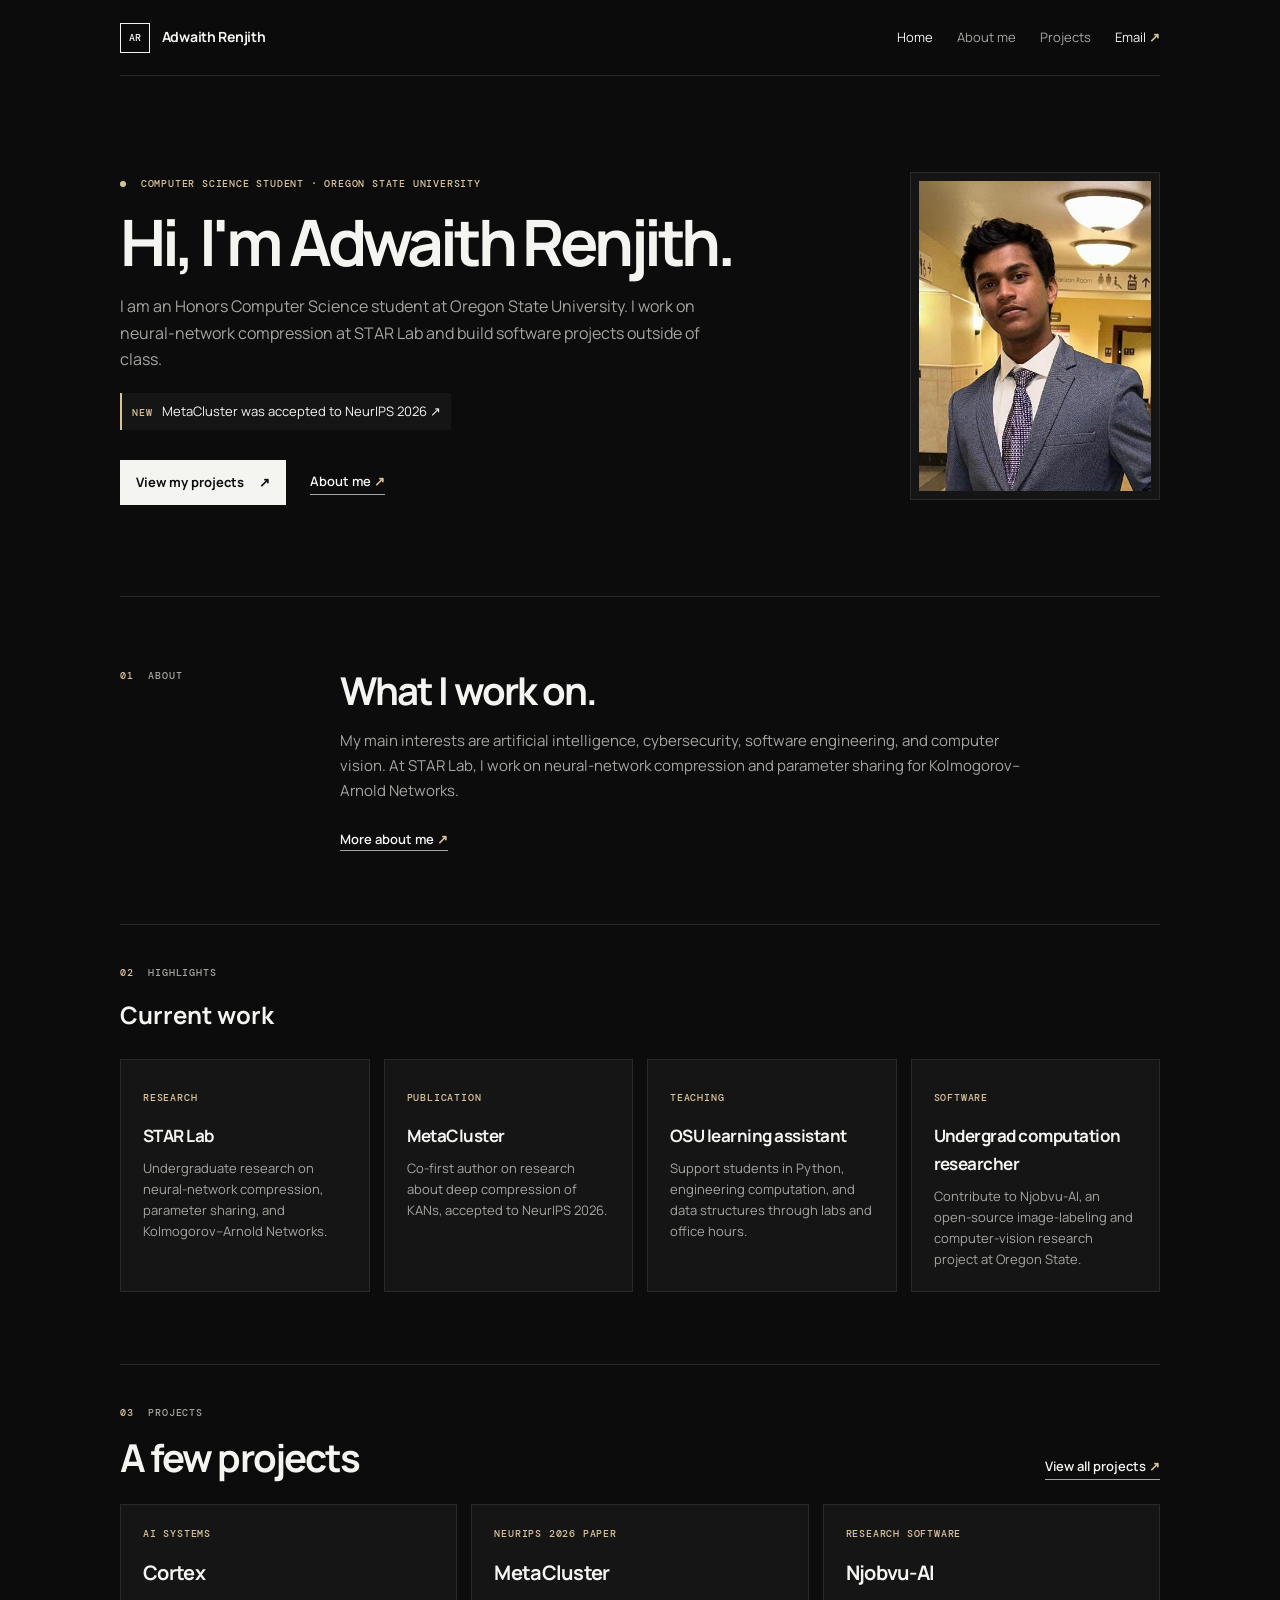
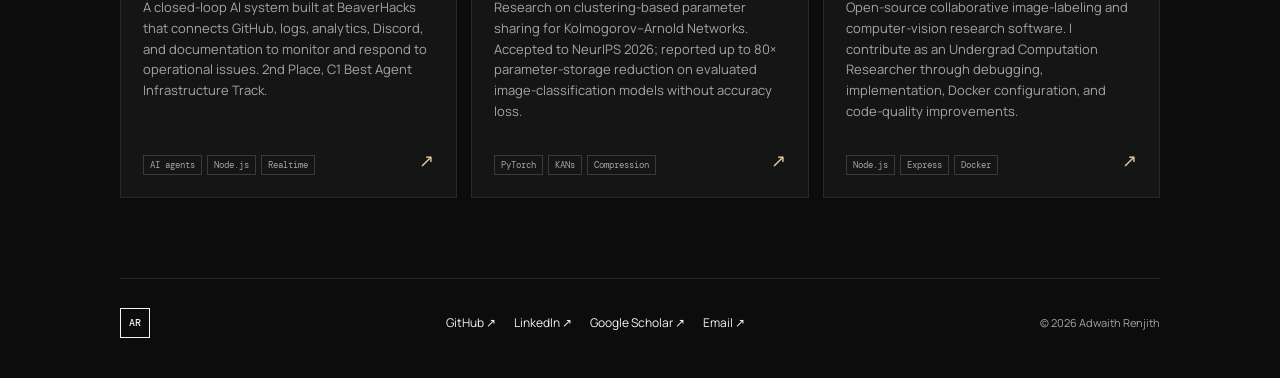
<file: index.html>
﻿<!doctype html>
<html lang="en">
<head>
<meta charset="UTF-8">
<meta name="viewport" content="width=device-width, initial-scale=1">
<title>Adwaith Renjith | Portfolio</title>
<meta name="description" content="Portfolio of Adwaith Renjith, a Computer Science student at Oregon State University.">
<link rel="preconnect" href="https://fonts.googleapis.com">
<link rel="preconnect" href="https://fonts.gstatic.com" crossorigin>
<link href="https://fonts.googleapis.com/css2?family=DM+Mono:wght@400;500&family=Manrope:wght@400;500;600;700;800&display=swap" rel="stylesheet">
<link rel="stylesheet" href="style.css">
</head>
<body>
<div class="site-shell">
<nav class="navbar">
<a class="brand" href="index.html">
<span>AR</span> Adwaith Renjith</a>
<button class="menu-toggle" aria-label="Open navigation">Menu</button>
<div class="nav-links">
<a class="active" href="index.html">Home</a>
<a href="about.html">About me</a>
<a href="projects.html">Projects</a>
<a class="nav-cta" href="mailto:adwaithr2006@gmail.com">Email <b>↗</b>
</a>
</div>
</nav>
<main>
<section class="hero page-width">
<div class="hero-copy">
<p class="eyebrow">
<i>
</i> Computer Science student · Oregon State University</p>
<h1>Hi, I'm Adwaith Renjith.</h1>
<p class="lede">I am an Honors Computer Science student at Oregon State University. I work on neural-network compression at STAR Lab and build software projects outside of class.</p>
<p class="paper-note"><span>New</span> <a href="https://arxiv.org/abs/2510.19105" target="_blank" rel="noreferrer">MetaCluster was accepted to NeurIPS 2026 ↗</a></p>
<div class="hero-actions">
<a class="button button-primary" href="projects.html">View my projects <span>↗</span>
</a>
<a class="text-link" href="about.html">About me <span>↗</span>
</a>
</div>
</div>
<figure class="profile-photo">
<img src="My_picture.jpg" alt="Adwaith Renjith in a suit">
</figure>
</section>
<section class="intro-section page-width">
<div class="section-marker">01 <span>About</span>
</div>
<div>
<h2>What I work on.</h2>
<p class="large-copy">My main interests are artificial intelligence, cybersecurity, software engineering, and computer vision. At STAR Lab, I work on neural-network compression and parameter sharing for Kolmogorov–Arnold Networks.</p>
<a class="arrow-link" href="about.html">More about me <span>↗</span>
</a>
</div>
</section>
<section class="home-highlights page-width">
<div class="section-heading">
<div>
<span class="section-marker">02 <span>Highlights</span>
</span>
<h2>Current work</h2>
</div>
</div>
<div class="highlight-grid">
<article class="highlight-card">
<span class="project-type">Research</span>
<h3>STAR Lab</h3>
<p>Undergraduate research on neural-network compression, parameter sharing, and Kolmogorov–Arnold Networks.</p>
</article>
<article class="highlight-card">
<span class="project-type">Publication</span>
<h3>MetaCluster</h3>
<p>Co-first author on research about deep compression of KANs, accepted to NeurIPS 2026.</p>
</article>
<article class="highlight-card">
<span class="project-type">Teaching</span>
<h3>OSU learning assistant</h3>
<p>Support students in Python, engineering computation, and data structures through labs and office hours.</p>
</article>
<article class="highlight-card">
<span class="project-type">Software</span>
<h3>Undergrad computation researcher</h3>
<p>Contribute to Njobvu-AI, an open-source image-labeling and computer-vision research project at Oregon State.</p>
</article>
</div>
</section>
<section class="feature-section page-width">
<div class="section-heading">
<div>
<span class="section-marker">03 <span>Projects</span>
</span>
<h2>A few projects</h2>
</div>
<a class="arrow-link" href="projects.html">View all projects <span>↗</span>
</a>
</div>
<div id="featured-projects" class="project-grid">
</div>
</section>
</main>
<footer class="footer page-width">
<div>
<span class="brand-mark">AR</span>
<p>Portfolio website</p>
</div>
<div class="footer-links">
<a href="https://github.com/adwaithrenjith" target="_blank" rel="noreferrer">GitHub ↗</a>
<a href="https://www.linkedin.com/in/adwaithrenjith/" target="_blank" rel="noreferrer">LinkedIn ↗</a>
<a href="https://scholar.google.com/citations?user=hHayTScAAAAJ&amp;hl=en" target="_blank" rel="noreferrer">Google Scholar ↗</a>
<a href="mailto:adwaithr2006@gmail.com">Email ↗</a>
</div>
<small>© 2026 Adwaith Renjith</small>
</footer>
</div>
<script src="script.js">
</script>
</body>
</html>
</file>
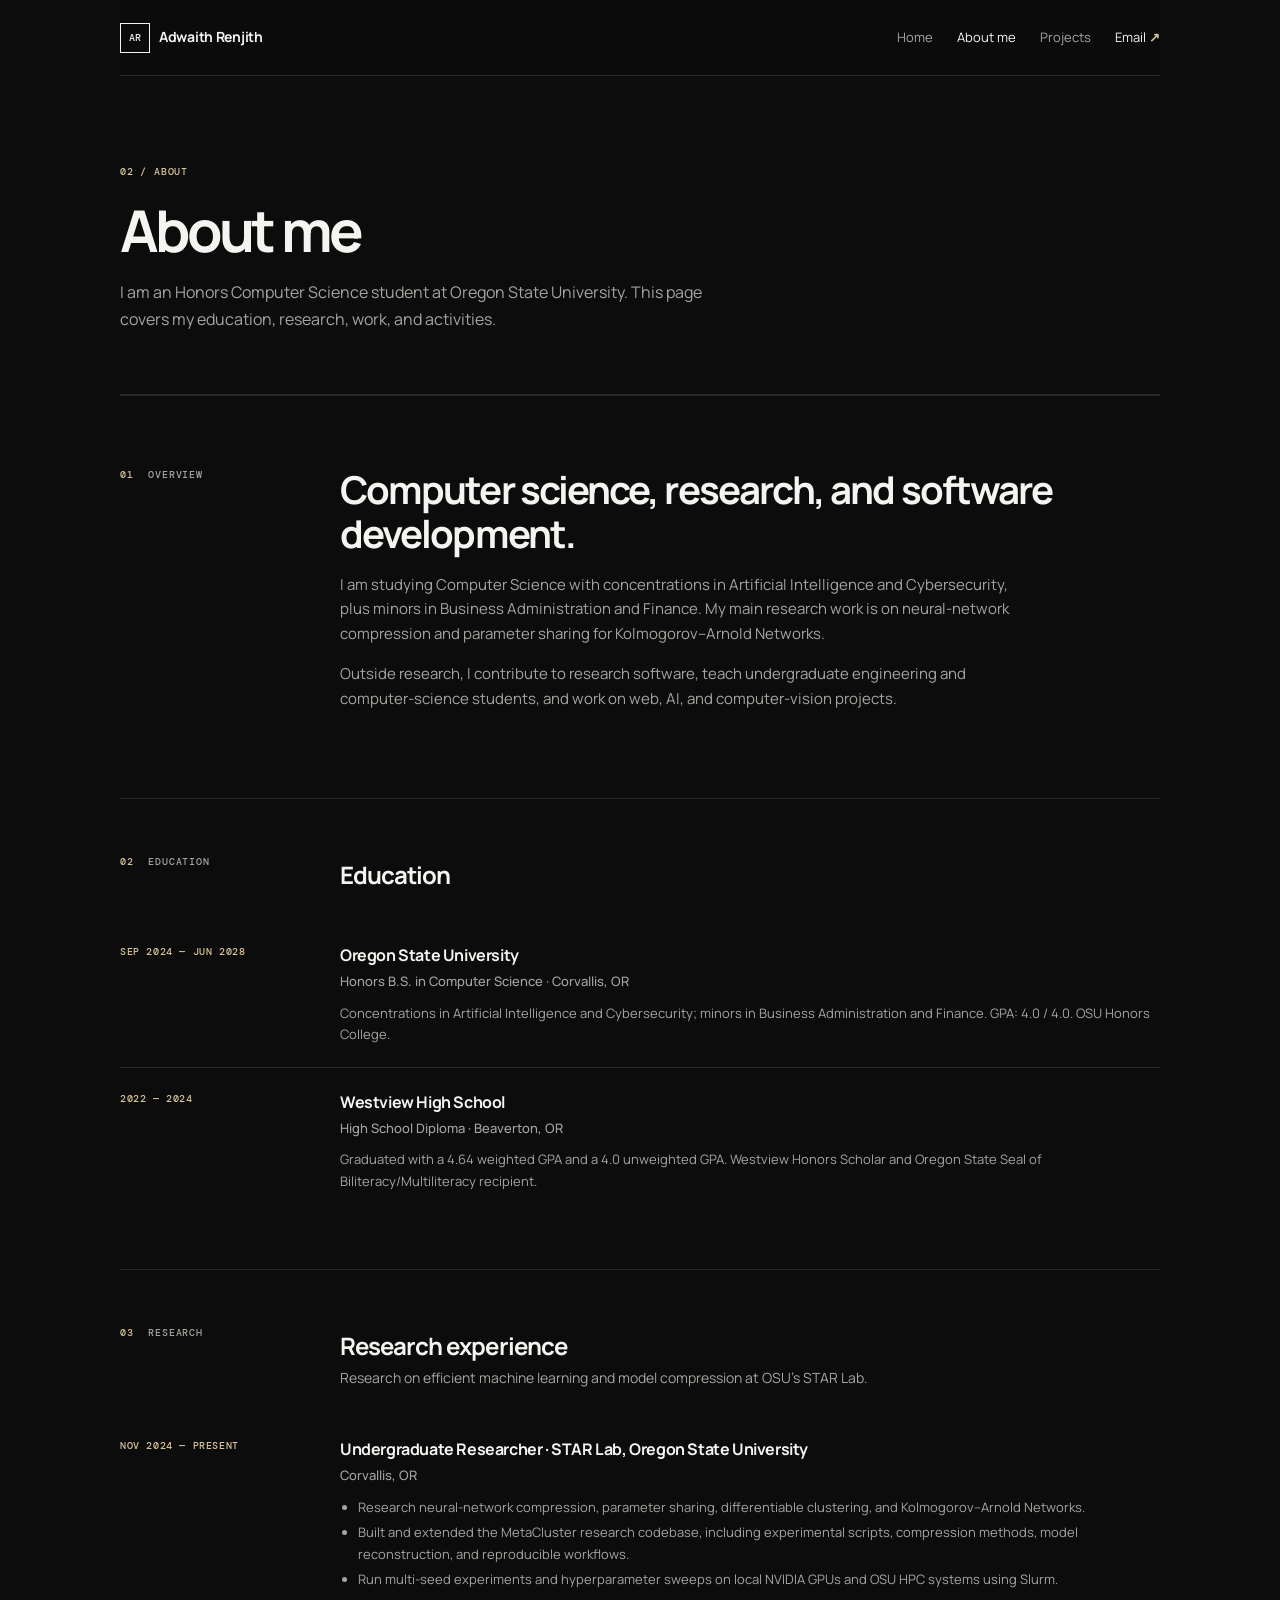
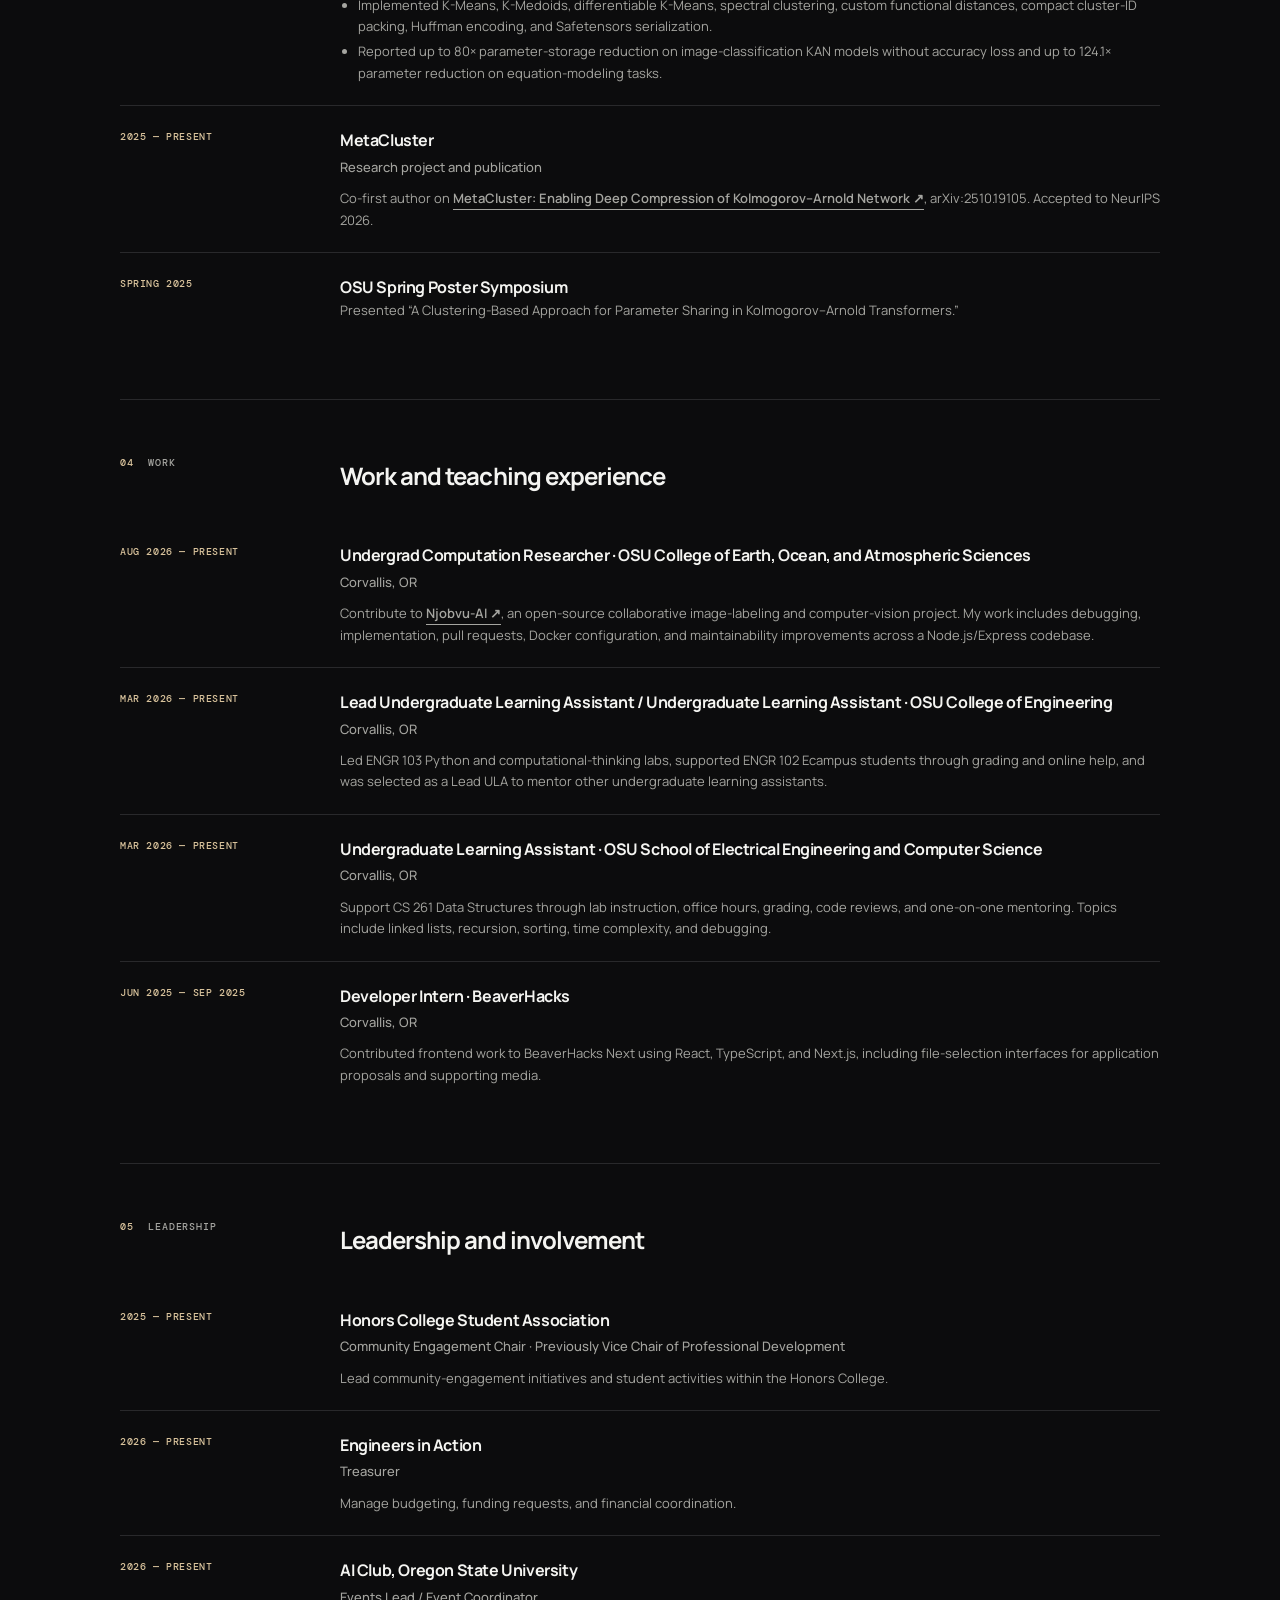
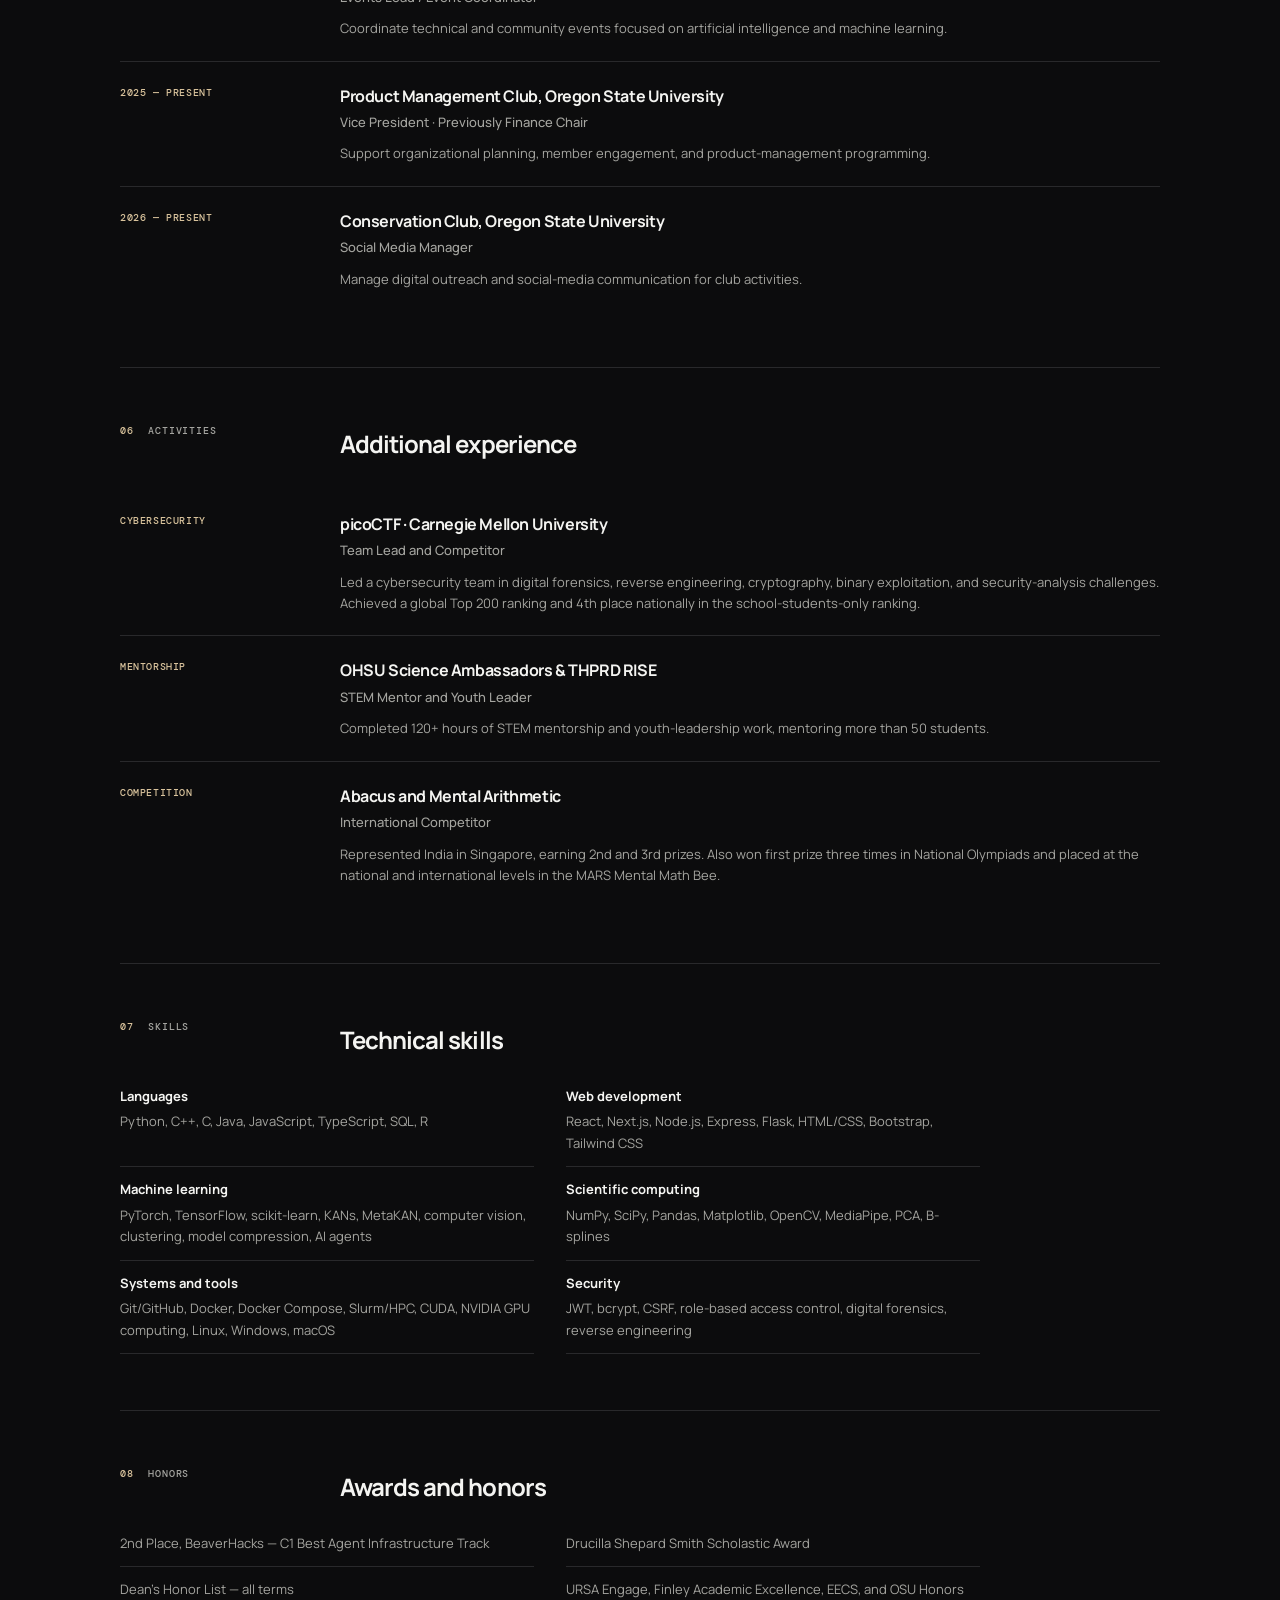
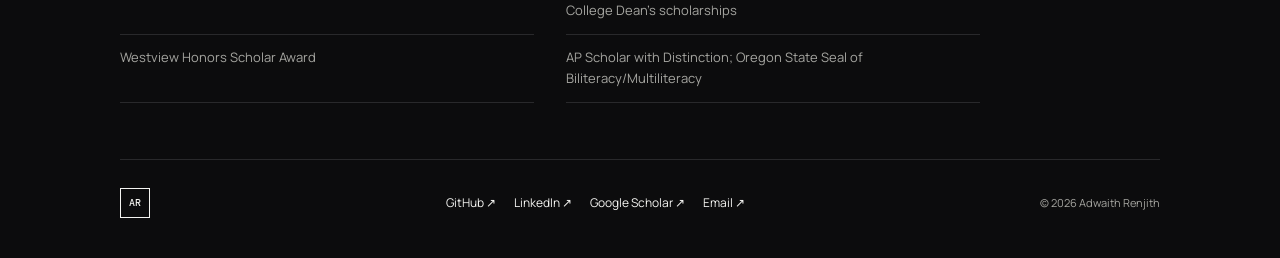
<file: about.html>
<!doctype html>
<html lang="en">
<head>
  <meta charset="UTF-8">
  <meta name="viewport" content="width=device-width, initial-scale=1">
  <title>About | Adwaith Renjith</title>
  <meta name="description" content="Education, experience, research, and activities of Adwaith Renjith.">
  <link rel="preconnect" href="https://fonts.googleapis.com">
  <link rel="preconnect" href="https://fonts.gstatic.com" crossorigin>
  <link href="https://fonts.googleapis.com/css2?family=DM+Mono:wght@400;500&family=Manrope:wght@400;500;600;700;800&display=swap" rel="stylesheet">
  <link rel="stylesheet" href="style.css">
</head>
<body class="about-page">
  <div class="site-shell">
    <nav class="navbar">
      <a class="brand" href="index.html"><span>AR</span>Adwaith Renjith</a>
      <button class="menu-toggle" aria-label="Open navigation">Menu</button>
      <div class="nav-links">
        <a href="index.html">Home</a>
        <a class="active" href="about.html">About me</a>
        <a href="projects.html">Projects</a>
        <a class="nav-cta" href="mailto:adwaithr2006@gmail.com">Email <b>↗</b></a>
      </div>
    </nav>
    <aside class="page-toc" aria-label="About page sections">
      <span>On this page</span>
      <a href="#overview">Overview</a>
      <a href="#education">Education</a>
      <a href="#research">Research</a>
      <a href="#experience">Experience</a>
      <a href="#leadership">Leadership</a>
      <a href="#activities">Activities</a>
      <a href="#skills">Skills</a>
      <a href="#honors">Honors</a>
    </aside>
    <main>
      <section class="inner-hero page-width">
        <span class="eyebrow">02 / About</span>
        <h1>About me</h1>
        <p>I am an Honors Computer Science student at Oregon State University. This page covers my education, research, work, and activities.</p>
      </section>

      <section class="page-width content-grid" id="overview">
        <div class="section-marker">01 <span>Overview</span></div>
        <div>
          <h2>Computer science, research, and software development.</h2>
          <p>I am studying Computer Science with concentrations in Artificial Intelligence and Cybersecurity, plus minors in Business Administration and Finance. My main research work is on neural-network compression and parameter sharing for Kolmogorov–Arnold Networks.</p>
          <p>Outside research, I contribute to research software, teach undergraduate engineering and computer-science students, and work on web, AI, and computer-vision projects.</p>
        </div>
      </section>

      <section class="cv-section page-width" id="education">
        <div class="cv-section-heading"><span class="section-marker">02 <span>Education</span></span><div><h2>Education</h2></div></div>
        <article class="cv-entry"><span class="cv-entry-date">Sep 2024 — Jun 2028</span><div><h3>Oregon State University</h3><h4>Honors B.S. in Computer Science · Corvallis, OR</h4><p>Concentrations in Artificial Intelligence and Cybersecurity; minors in Business Administration and Finance. GPA: 4.0 / 4.0. OSU Honors College.</p></div></article>
        <article class="cv-entry"><span class="cv-entry-date">2022 — 2024</span><div><h3>Westview High School</h3><h4>High School Diploma · Beaverton, OR</h4><p>Graduated with a 4.64 weighted GPA and a 4.0 unweighted GPA. Westview Honors Scholar and Oregon State Seal of Biliteracy/Multiliteracy recipient.</p></div></article>
      </section>

      <section class="cv-section page-width" id="research">
        <div class="cv-section-heading"><span class="section-marker">03 <span>Research</span></span><div><h2>Research experience</h2><p>Research on efficient machine learning and model compression at OSU's STAR Lab.</p></div></div>
        <article class="cv-entry"><span class="cv-entry-date">Nov 2024 — Present</span><div><h3>Undergraduate Researcher · STAR Lab, Oregon State University</h3><h4>Corvallis, OR</h4><ul><li>Research neural-network compression, parameter sharing, differentiable clustering, and Kolmogorov–Arnold Networks.</li><li>Built and extended the MetaCluster research codebase, including experimental scripts, compression methods, model reconstruction, and reproducible workflows.</li><li>Run multi-seed experiments and hyperparameter sweeps on local NVIDIA GPUs and OSU HPC systems using Slurm.</li><li>Implemented K-Means, K-Medoids, differentiable K-Means, spectral clustering, custom functional distances, compact cluster-ID packing, Huffman encoding, and Safetensors serialization.</li><li>Reported up to 80× parameter-storage reduction on image-classification KAN models without accuracy loss and up to 124.1× parameter reduction on equation-modeling tasks.</li></ul></div></article>
        <article class="cv-entry"><span class="cv-entry-date">2025 — Present</span><div><h3>MetaCluster</h3><h4>Research project and publication</h4><p>Co-first author on <a class="arrow-link" href="https://arxiv.org/abs/2510.19105" target="_blank" rel="noreferrer">MetaCluster: Enabling Deep Compression of Kolmogorov–Arnold Network ↗</a>, arXiv:2510.19105. Accepted to NeurIPS 2026.</p></div></article>
        <article class="cv-entry"><span class="cv-entry-date">Spring 2025</span><div><h3>OSU Spring Poster Symposium</h3><p>Presented “A Clustering-Based Approach for Parameter Sharing in Kolmogorov–Arnold Transformers.”</p></div></article>
      </section>

      <section class="cv-section page-width" id="experience">
        <div class="cv-section-heading"><span class="section-marker">04 <span>Work</span></span><div><h2>Work and teaching experience</h2></div></div>
        <article class="cv-entry"><span class="cv-entry-date">Aug 2026 — Present</span><div><h3>Undergrad Computation Researcher · OSU College of Earth, Ocean, and Atmospheric Sciences</h3><h4>Corvallis, OR</h4><p>Contribute to <a class="arrow-link" href="https://github.com/sullichrosu/Njobvu-AI" target="_blank" rel="noreferrer">Njobvu-AI ↗</a>, an open-source collaborative image-labeling and computer-vision project. My work includes debugging, implementation, pull requests, Docker configuration, and maintainability improvements across a Node.js/Express codebase.</p></div></article>
        <article class="cv-entry"><span class="cv-entry-date">Mar 2026 — Present</span><div><h3>Lead Undergraduate Learning Assistant / Undergraduate Learning Assistant · OSU College of Engineering</h3><h4>Corvallis, OR</h4><p>Led ENGR 103 Python and computational-thinking labs, supported ENGR 102 Ecampus students through grading and online help, and was selected as a Lead ULA to mentor other undergraduate learning assistants.</p></div></article>
        <article class="cv-entry"><span class="cv-entry-date">Mar 2026 — Present</span><div><h3>Undergraduate Learning Assistant · OSU School of Electrical Engineering and Computer Science</h3><h4>Corvallis, OR</h4><p>Support CS 261 Data Structures through lab instruction, office hours, grading, code reviews, and one-on-one mentoring. Topics include linked lists, recursion, sorting, time complexity, and debugging.</p></div></article>
        <article class="cv-entry"><span class="cv-entry-date">Jun 2025 — Sep 2025</span><div><h3>Developer Intern · BeaverHacks</h3><h4>Corvallis, OR</h4><p>Contributed frontend work to BeaverHacks Next using React, TypeScript, and Next.js, including file-selection interfaces for application proposals and supporting media.</p></div></article>
      </section>

      <section class="cv-section page-width" id="leadership">
        <div class="cv-section-heading"><span class="section-marker">05 <span>Leadership</span></span><div><h2>Leadership and involvement</h2></div></div>
        <article class="cv-entry"><span class="cv-entry-date">2025 — Present</span><div><h3>Honors College Student Association</h3><h4>Community Engagement Chair · Previously Vice Chair of Professional Development</h4><p>Lead community-engagement initiatives and student activities within the Honors College.</p></div></article>
        <article class="cv-entry"><span class="cv-entry-date">2026 — Present</span><div><h3>Engineers in Action</h3><h4>Treasurer</h4><p>Manage budgeting, funding requests, and financial coordination.</p></div></article>
        <article class="cv-entry"><span class="cv-entry-date">2026 — Present</span><div><h3>AI Club, Oregon State University</h3><h4>Events Lead / Event Coordinator</h4><p>Coordinate technical and community events focused on artificial intelligence and machine learning.</p></div></article>
        <article class="cv-entry"><span class="cv-entry-date">2025 — Present</span><div><h3>Product Management Club, Oregon State University</h3><h4>Vice President · Previously Finance Chair</h4><p>Support organizational planning, member engagement, and product-management programming.</p></div></article>
        <article class="cv-entry"><span class="cv-entry-date">2026 — Present</span><div><h3>Conservation Club, Oregon State University</h3><h4>Social Media Manager</h4><p>Manage digital outreach and social-media communication for club activities.</p></div></article>
      </section>

      <section class="cv-section page-width" id="activities">
        <div class="cv-section-heading"><span class="section-marker">06 <span>Activities</span></span><div><h2>Additional experience</h2></div></div>
        <article class="cv-entry"><span class="cv-entry-date">Cybersecurity</span><div><h3>picoCTF · Carnegie Mellon University</h3><h4>Team Lead and Competitor</h4><p>Led a cybersecurity team in digital forensics, reverse engineering, cryptography, binary exploitation, and security-analysis challenges. Achieved a global Top 200 ranking and 4th place nationally in the school-students-only ranking.</p></div></article>
        <article class="cv-entry"><span class="cv-entry-date">Mentorship</span><div><h3>OHSU Science Ambassadors & THPRD RISE</h3><h4>STEM Mentor and Youth Leader</h4><p>Completed 120+ hours of STEM mentorship and youth-leadership work, mentoring more than 50 students.</p></div></article>
        <article class="cv-entry"><span class="cv-entry-date">Competition</span><div><h3>Abacus and Mental Arithmetic</h3><h4>International Competitor</h4><p>Represented India in Singapore, earning 2nd and 3rd prizes. Also won first prize three times in National Olympiads and placed at the national and international levels in the MARS Mental Math Bee.</p></div></article>
      </section>

      <section class="cv-section page-width" id="skills">
        <div class="cv-section-heading"><span class="section-marker">07 <span>Skills</span></span><div><h2>Technical skills</h2></div></div>
        <div class="skills-list"><div><strong>Languages</strong>Python, C++, C, Java, JavaScript, TypeScript, SQL, R</div><div><strong>Web development</strong>React, Next.js, Node.js, Express, Flask, HTML/CSS, Bootstrap, Tailwind CSS</div><div><strong>Machine learning</strong>PyTorch, TensorFlow, scikit-learn, KANs, MetaKAN, computer vision, clustering, model compression, AI agents</div><div><strong>Scientific computing</strong>NumPy, SciPy, Pandas, Matplotlib, OpenCV, MediaPipe, PCA, B-splines</div><div><strong>Systems and tools</strong>Git/GitHub, Docker, Docker Compose, Slurm/HPC, CUDA, NVIDIA GPU computing, Linux, Windows, macOS</div><div><strong>Security</strong>JWT, bcrypt, CSRF, role-based access control, digital forensics, reverse engineering</div></div>
      </section>

      <section class="cv-section page-width" id="honors">
        <div class="cv-section-heading"><span class="section-marker">08 <span>Honors</span></span><div><h2>Awards and honors</h2></div></div>
        <div class="award-list"><div>2nd Place, BeaverHacks — C1 Best Agent Infrastructure Track</div><div>Drucilla Shepard Smith Scholastic Award</div><div>Dean's Honor List — all terms</div><div>URSA Engage, Finley Academic Excellence, EECS, and OSU Honors College Dean's scholarships</div><div>Westview Honors Scholar Award</div><div>AP Scholar with Distinction; Oregon State Seal of Biliteracy/Multiliteracy</div></div>
      </section>
    </main>
    <footer class="footer page-width"><span class="brand-mark">AR</span><div class="footer-links"><a href="https://github.com/adwaithrenjith" target="_blank" rel="noreferrer">GitHub ↗</a><a href="https://www.linkedin.com/in/adwaithrenjith/" target="_blank" rel="noreferrer">LinkedIn ↗</a><a href="https://scholar.google.com/citations?user=hHayTScAAAAJ&amp;hl=en" target="_blank" rel="noreferrer">Google Scholar ↗</a><a href="mailto:adwaithr2006@gmail.com">Email ↗</a></div><small>© 2026 Adwaith Renjith</small></footer>
  </div>
  <script src="script.js"></script>
</body>
</html>
</file>
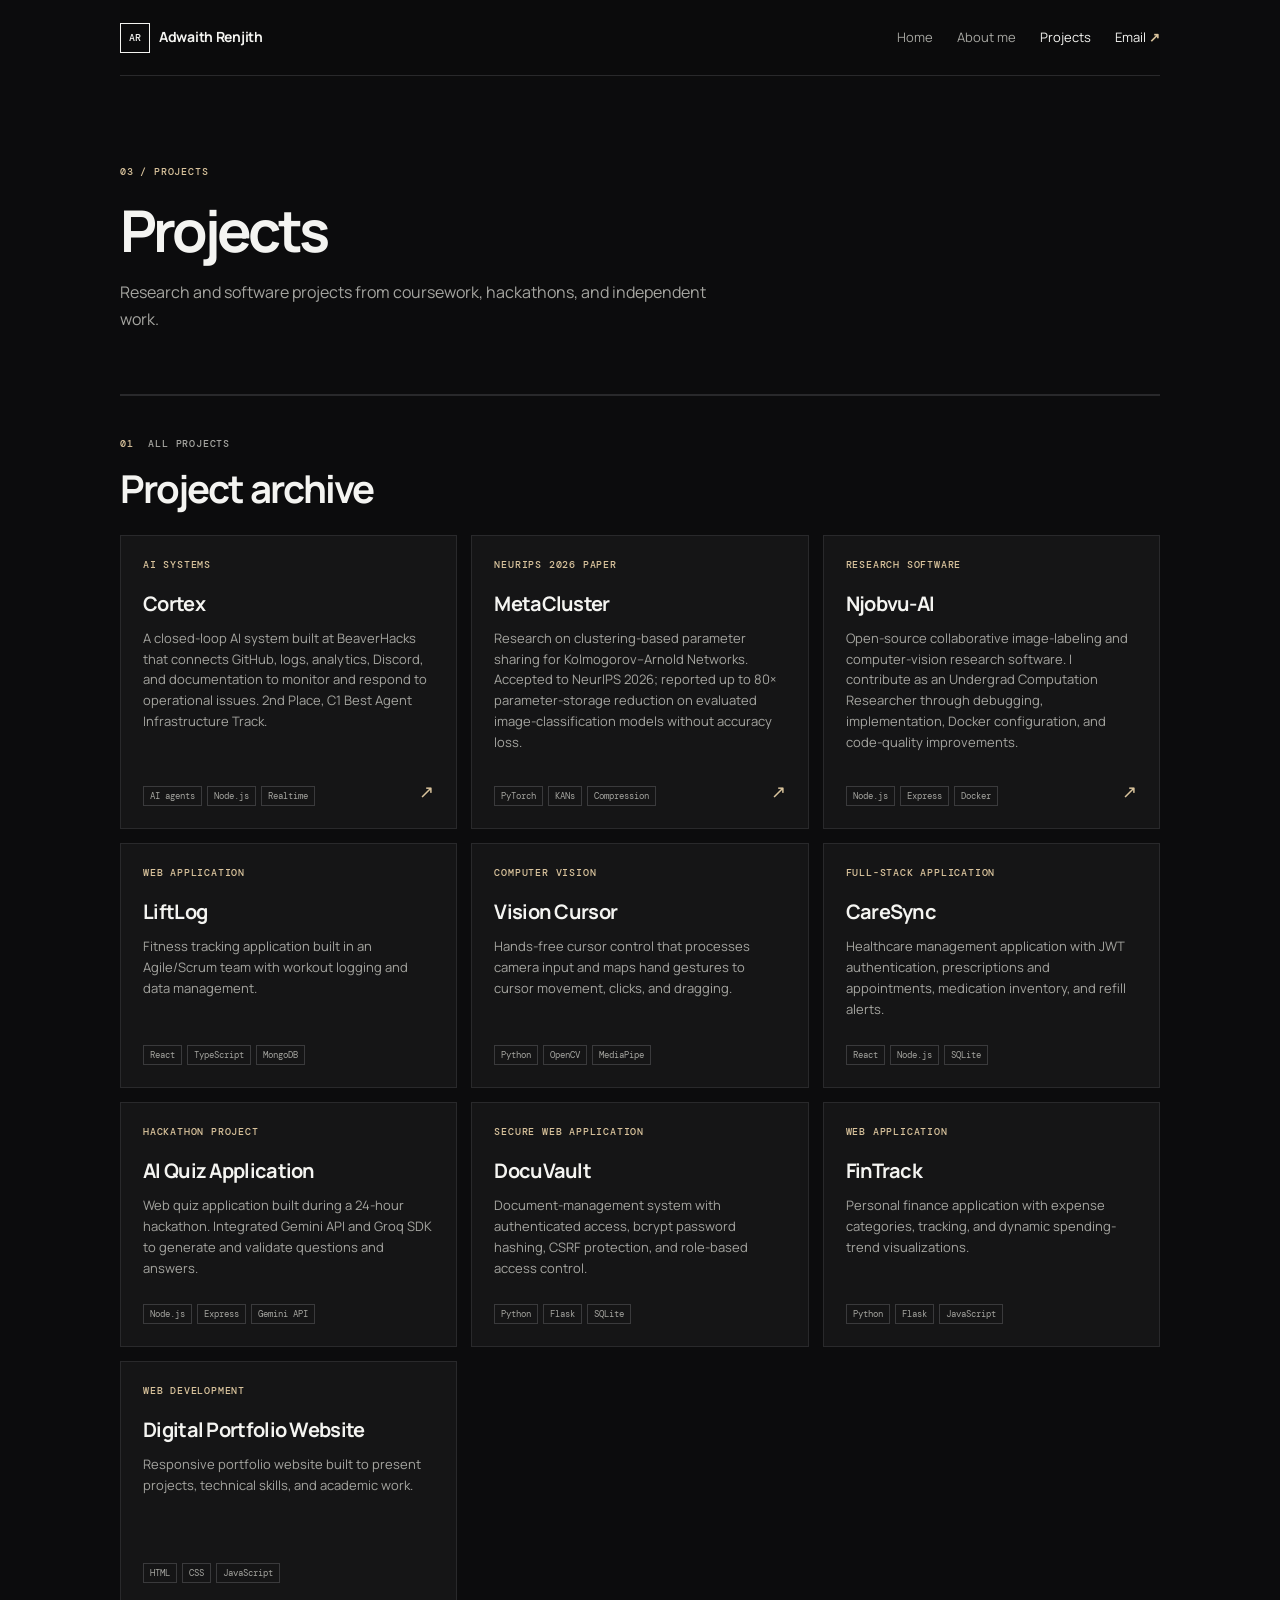
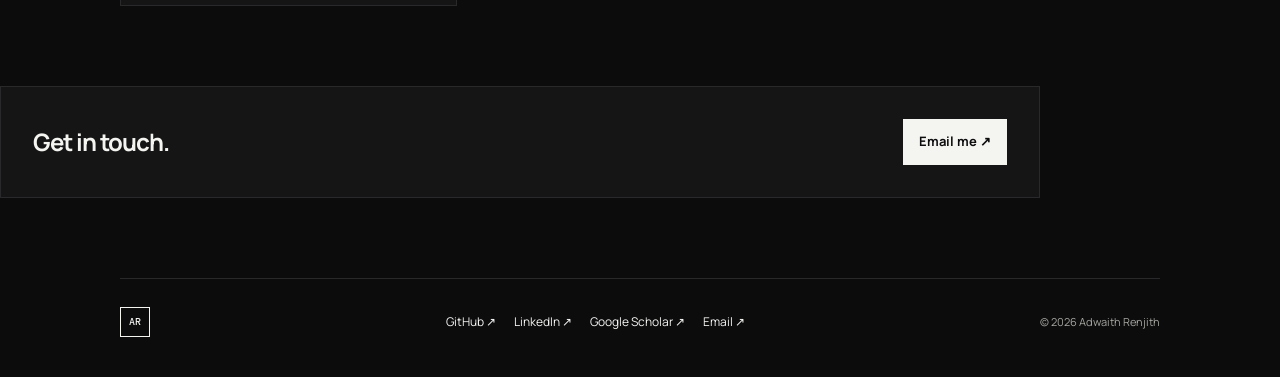
<file: projects.html>
<!doctype html>
<html lang="en">
<head>
  <meta charset="UTF-8">
  <meta name="viewport" content="width=device-width, initial-scale=1">
  <title>Projects | Adwaith Renjith</title>
  <meta name="description" content="Projects by Adwaith Renjith.">
  <link rel="preconnect" href="https://fonts.googleapis.com">
  <link rel="preconnect" href="https://fonts.gstatic.com" crossorigin>
  <link href="https://fonts.googleapis.com/css2?family=DM+Mono:wght@400;500&family=Manrope:wght@400;500;600;700;800&display=swap" rel="stylesheet">
  <link rel="stylesheet" href="style.css">
</head>
<body>
  <div class="site-shell">
    <nav class="navbar">
      <a class="brand" href="index.html"><span>AR</span>Adwaith Renjith</a>
      <button class="menu-toggle" aria-label="Open navigation">Menu</button>
      <div class="nav-links">
        <a href="index.html">Home</a>
        <a href="about.html">About me</a>
        <a class="active" href="projects.html">Projects</a>
        <a class="nav-cta" href="mailto:adwaithr2006@gmail.com">Email <b>↗</b></a>
      </div>
    </nav>
    <main>
      <section class="inner-hero page-width">
        <span class="eyebrow">03 / Projects</span>
        <h1>Projects</h1>
        <p>Research and software projects from coursework, hackathons, and independent work.</p>
      </section>
      <section class="feature-section page-width">
        <div class="section-heading">
          <div>
            <span class="section-marker">01 <span>All projects</span></span>
            <h2>Project archive</h2>
          </div>
        </div>
        <div id="all-projects" class="project-grid"></div>
      </section>
      <section class="page-width contact-card">
        <h2>Get in touch.</h2>
        <a class="button" href="mailto:adwaithr2006@gmail.com">Email me ↗</a>
      </section>
    </main>
    <footer class="footer page-width">
      <span class="brand-mark">AR</span>
      <div class="footer-links">
        <a href="https://github.com/adwaithrenjith" target="_blank" rel="noreferrer">GitHub ↗</a>
        <a href="https://www.linkedin.com/in/adwaithrenjith/" target="_blank" rel="noreferrer">LinkedIn ↗</a>
        <a href="https://scholar.google.com/citations?user=hHayTScAAAAJ&amp;hl=en" target="_blank" rel="noreferrer">Google Scholar ↗</a>
        <a href="mailto:adwaithr2006@gmail.com">Email ↗</a>
      </div>
      <small>© 2026 Adwaith Renjith</small>
    </footer>
  </div>
  <script src="script.js"></script>
</body>
</html>
</file>
<file: style.css>
:root {
  --bg: #0c0c0d;
  --panel: #151516;
  --panel-hover: #1b1b1d;
  --text: #f4f4f1;
  --muted: #a5a5a0;
  --line: #29292b;
  --accent: #d9c39c;
}

* {
  box-sizing: border-box;
}

html {
  scroll-behavior: smooth;
  scroll-padding-top: 96px;
}

body {
  margin: 0;
  background: var(--bg);
  color: var(--text);
  font-family: Manrope, Arial, sans-serif;
  font-size: 16px;
  line-height: 1.65;
}

a {
  color: inherit;
  text-decoration: none;
}

.page-width,
.navbar {
  width: min(1040px, calc(100% - 48px));
  margin: 0 auto;
}

.navbar {
  position: sticky;
  top: 0;
  z-index: 100;
  display: flex;
  align-items: center;
  justify-content: space-between;
  height: 76px;
  border-bottom: 1px solid var(--line);
  background: color-mix(in srgb, var(--bg) 94%, transparent);
  backdrop-filter: blur(12px);
}

.brand {
  font-size: 14px;
  font-weight: 700;
  letter-spacing: -0.02em;
}

.brand span,
.brand-mark {
  display: inline-grid;
  place-items: center;
  width: 30px;
  height: 30px;
  margin-right: 9px;
  border: 1px solid var(--text);
  font: 500 10px 'DM Mono', monospace;
}

.nav-links {
  display: flex;
  align-items: center;
  gap: 24px;
  font-size: 13px;
}

.nav-links a {
  color: var(--muted);
}

.nav-links a:hover,
.nav-links .active {
  color: var(--text);
}

.nav-cta {
  color: var(--text) !important;
}

.nav-cta b,
.arrow-link span,
.text-link span,
.project-link {
  color: var(--accent);
}

.menu-toggle {
  display: none;
  border: 0;
  background: transparent;
  color: var(--text);
  font: inherit;
}

.eyebrow,
.label,
.section-marker,
.project-type {
  color: var(--accent);
  font: 500 10px 'DM Mono', monospace;
  letter-spacing: 0.08em;
  text-transform: uppercase;
}

.eyebrow i {
  display: inline-block;
  width: 6px;
  height: 6px;
  margin-right: 8px;
  border-radius: 50%;
  background: var(--accent);
}

.hero {
  min-height: 520px;
  display: grid;
  grid-template-columns: minmax(0, 1fr) 250px;
  gap: 72px;
  align-items: center;
  padding: 80px 0;
}

.hero-copy {
  max-width: 720px;
}

.profile-photo {
  width: 250px;
  margin: 0;
  border: 1px solid var(--line);
  background: var(--panel);
  padding: 8px;
}

.profile-photo img {
  display: block;
  width: 100%;
  aspect-ratio: 3 / 4;
  object-fit: cover;
}

.hero h1,
.inner-hero h1 {
  margin: 18px 0;
  font-size: clamp(2.6rem, 5vw, 4.5rem);
  font-weight: 700;
  line-height: 1.06;
  letter-spacing: -0.065em;
}

.hero h1 em,
.inner-hero h1 em {
  color: inherit;
  font-style: normal;
}

.lede,
.inner-hero p {
  max-width: 620px;
  margin: 0;
  color: var(--muted);
  font-size: 16px;
}

.paper-note {
  width: fit-content;
  max-width: 100%;
  margin: 20px 0 0;
  padding: 8px 10px;
  border-left: 2px solid var(--accent);
  background: var(--panel);
  color: var(--text);
  font-size: 13px;
}

.paper-note span {
  margin-right: 7px;
  color: var(--accent);
  font: 500 10px 'DM Mono', monospace;
  letter-spacing: .08em;
  text-transform: uppercase;
}

.paper-note a:hover {
  color: var(--accent);
}

.hero-actions {
  display: flex;
  align-items: center;
  gap: 24px;
  margin-top: 30px;
}

.button {
  display: inline-block;
  padding: 12px 16px;
  background: var(--text);
  color: var(--bg);
  font-size: 13px;
  font-weight: 700;
}

.button span {
  margin-left: 12px;
}

.text-link,
.arrow-link {
  padding-bottom: 2px;
  border-bottom: 1px solid var(--muted);
  font-size: 13px;
  font-weight: 600;
}

.section-marker span {
  margin-left: 8px;
  color: var(--muted);
}

.intro-section,
.content-grid {
  display: grid;
  grid-template-columns: 180px minmax(0, 1fr);
  gap: 40px;
  padding: 72px 0;
  border-top: 1px solid var(--line);
}

.intro-section h2,
.feature-section h2,
.content-grid h2 {
  margin: 0 0 16px;
  font-size: clamp(1.8rem, 3vw, 2.6rem);
  font-weight: 700;
  line-height: 1.15;
  letter-spacing: -0.05em;
}

.large-copy,
.content-grid p {
  max-width: 680px;
  color: var(--muted);
  font-size: 15px;
}

.cv-section {
  padding: 56px 0;
  border-top: 1px solid var(--line);
}

.cv-section-heading {
  display: grid;
  grid-template-columns: 180px minmax(0, 1fr);
  gap: 40px;
  margin-bottom: 26px;
}

.cv-section-heading h2 {
  margin: 0;
  font-size: 24px;
  letter-spacing: -0.04em;
}

.cv-section-heading p {
  max-width: 680px;
  margin: 0;
  color: var(--muted);
  font-size: 14px;
}

.cv-entry {
  display: grid;
  grid-template-columns: 180px minmax(0, 1fr);
  gap: 40px;
  padding: 21px 0;
  border-top: 1px solid var(--line);
}

.cv-entry:first-of-type {
  border-top: 0;
}

.cv-entry-date {
  padding-top: 3px;
  color: var(--accent);
  font: 500 10px 'DM Mono', monospace;
  letter-spacing: 0.06em;
  text-transform: uppercase;
}

.cv-entry h3 {
  margin: 0;
  font-size: 16px;
  letter-spacing: -0.025em;
}

.cv-entry h4 {
  margin: 3px 0 10px;
  color: var(--muted);
  font-size: 13px;
  font-weight: 500;
}

.cv-entry p,
.cv-entry li {
  color: var(--muted);
  font-size: 13px;
}

.cv-entry p {
  margin: 0;
}

.cv-entry ul {
  margin: 10px 0 0;
  padding-left: 18px;
}

.cv-entry li + li {
  margin-top: 4px;
}

.skills-list,
.award-list {
  display: grid;
  grid-template-columns: repeat(2, 1fr);
  gap: 12px 32px;
  max-width: 860px;
}

.skills-list div,
.award-list div {
  padding-bottom: 12px;
  border-bottom: 1px solid var(--line);
  color: var(--muted);
  font-size: 13px;
}

.skills-list strong {
  display: block;
  margin-bottom: 4px;
  color: var(--text);
  font-size: 13px;
}

.large-copy {
  margin: 0 0 22px;
}

.feature-section {
  padding: 0 0 80px;
}

.home-highlights {
  padding-bottom: 72px;
}

.highlight-grid {
  display: grid;
  grid-template-columns: repeat(4, 1fr);
  gap: 14px;
}

.highlight-card {
  min-height: 180px;
  padding: 22px;
  border: 1px solid var(--line);
  background: var(--panel);
}

.highlight-card h3 {
  margin: 14px 0 8px;
  font-size: 17px;
  letter-spacing: -0.03em;
}

.highlight-card p {
  margin: 0;
  color: var(--muted);
  font-size: 13px;
  line-height: 1.6;
}

.page-toc {
  display: none;
}

@media (min-width: 1400px) {
  .about-page .page-toc {
    position: fixed;
    top: 112px;
    left: max(24px, calc(50% - 680px));
    z-index: 20;
    display: flex;
    flex-direction: column;
    gap: 7px;
    width: 130px;
    padding-left: 13px;
    border-left: 1px solid var(--line);
  }

  .page-toc span {
    margin-bottom: 5px;
    color: var(--accent);
    font: 500 10px 'DM Mono', monospace;
    letter-spacing: .08em;
    text-transform: uppercase;
  }

  .page-toc a {
    color: var(--muted);
    font-size: 12px;
  }

  .page-toc a:hover,
  .page-toc a.active {
    color: var(--text);
  }
}

.section-heading {
  display: flex;
  align-items: end;
  justify-content: space-between;
  padding: 32px 0 24px;
  border-top: 1px solid var(--line);
}

.section-heading h2 {
  margin: 12px 0 0;
}

.project-grid {
  display: grid;
  grid-template-columns: repeat(3, 1fr);
  gap: 14px;
}

.project-card {
  min-height: 245px;
  padding: 22px;
  border: 1px solid var(--line);
  background: var(--panel);
  display: flex;
  flex-direction: column;
}

.project-card:hover {
  background: var(--panel-hover);
}

.project-card h3 {
  margin: 16px 0 8px;
  font-size: 20px;
  letter-spacing: -0.035em;
}

.project-card p {
  margin: 0;
  color: var(--muted);
  font-size: 13px;
  line-height: 1.6;
}

.project-bottom {
  display: flex;
  align-items: end;
  justify-content: space-between;
  gap: 12px;
  margin-top: auto;
  padding-top: 24px;
}

.tech-tags {
  display: flex;
  flex-wrap: wrap;
  gap: 5px;
}

.tech-tag {
  padding: 3px 6px;
  border: 1px solid #3a3a3c;
  color: var(--muted);
  font: 9px 'DM Mono', monospace;
}

.project-link {
  font-size: 18px;
}

.inner-hero {
  padding: 80px 0 62px;
  border-bottom: 1px solid var(--line);
}

.inner-hero h1 {
  font-size: clamp(2.4rem, 4.5vw, 4rem);
}

.timeline {
  border-top: 1px solid var(--line);
}

.timeline-item {
  display: grid;
  grid-template-columns: 170px 1fr;
  gap: 20px;
  padding: 22px 0;
  border-bottom: 1px solid var(--line);
}

.timeline-item .label {
  padding-top: 4px;
}

.timeline-item h3 {
  margin: 0 0 5px;
  font-size: 15px;
}

.timeline-item p {
  margin: 0;
  font-size: 13px;
}

.info-grid {
  display: grid;
  grid-template-columns: repeat(2, 1fr);
  gap: 14px;
}

.info-card {
  padding: 20px;
  border: 1px solid var(--line);
  background: var(--panel);
}

.info-card h3 {
  margin: 0 0 8px;
  font-size: 15px;
}

.info-card p,
.info-card ul {
  margin: 0;
  color: var(--muted);
  font-size: 13px;
}

.contact-card {
  display: flex;
  align-items: center;
  justify-content: space-between;
  gap: 28px;
  margin: 0 0 80px;
  padding: 32px;
  border: 1px solid var(--line);
  background: var(--panel);
}

.contact-card h2 {
  margin: 0;
  font-size: 24px;
  letter-spacing: -0.04em;
}

.footer {
  display: flex;
  align-items: center;
  justify-content: space-between;
  gap: 24px;
  padding: 28px 0 40px;
  border-top: 1px solid var(--line);
}

.brand-mark {
  margin-right: 0;
}

.footer p,
.footer small {
  color: var(--muted);
  font-size: 11px;
}

.footer p {
  display: none;
}

.footer-links {
  display: flex;
  gap: 18px;
  font-size: 12px;
}

.footer-links a:hover {
  color: var(--accent);
}

@media (max-width: 760px) {
  .page-width,
  .navbar {
    width: min(100% - 32px, 1040px);
  }

  .navbar {
    height: 68px;
  }

  .menu-toggle {
    display: block;
  }

  .nav-links {
    display: none;
    position: absolute;
    top: 68px;
    left: 0;
    right: 0;
    z-index: 10;
    flex-direction: column;
    align-items: flex-start;
    gap: 16px;
    padding: 18px 16px;
    background: var(--bg);
    border-bottom: 1px solid var(--line);
  }

  .nav-links.open {
    display: flex;
  }

  .hero {
    min-height: 0;
    grid-template-columns: 1fr;
    padding: 72px 0;
  }

  .profile-photo {
    width: min(250px, 72vw);
  }

  .hero h1 {
    font-size: clamp(2.5rem, 12vw, 3.6rem);
  }

  .hero-actions,
  .contact-card {
    align-items: flex-start;
    flex-direction: column;
  }

  .intro-section,
  .content-grid {
    display: block;
    padding: 56px 0;
  }

  .intro-section > .section-marker,
  .content-grid > .section-marker {
    display: block;
    margin-bottom: 26px;
  }

  .cv-section-heading,
  .cv-entry {
    grid-template-columns: 1fr;
    gap: 8px;
  }

  .cv-section-heading {
    margin-bottom: 20px;
  }

  .skills-list,
  .award-list {
    grid-template-columns: 1fr;
  }

  .section-heading {
    display: block;
  }

  .section-heading .arrow-link {
    display: inline-block;
    margin-top: 14px;
  }

  .project-grid,
  .info-grid,
  .highlight-grid {
    grid-template-columns: 1fr;
  }

  .project-card {
    min-height: 220px;
  }

  .timeline-item {
    grid-template-columns: 1fr;
    gap: 6px;
  }

  .inner-hero {
    padding: 62px 0 48px;
  }

  .footer {
    align-items: flex-start;
    flex-direction: column;
  }
}
</file>
